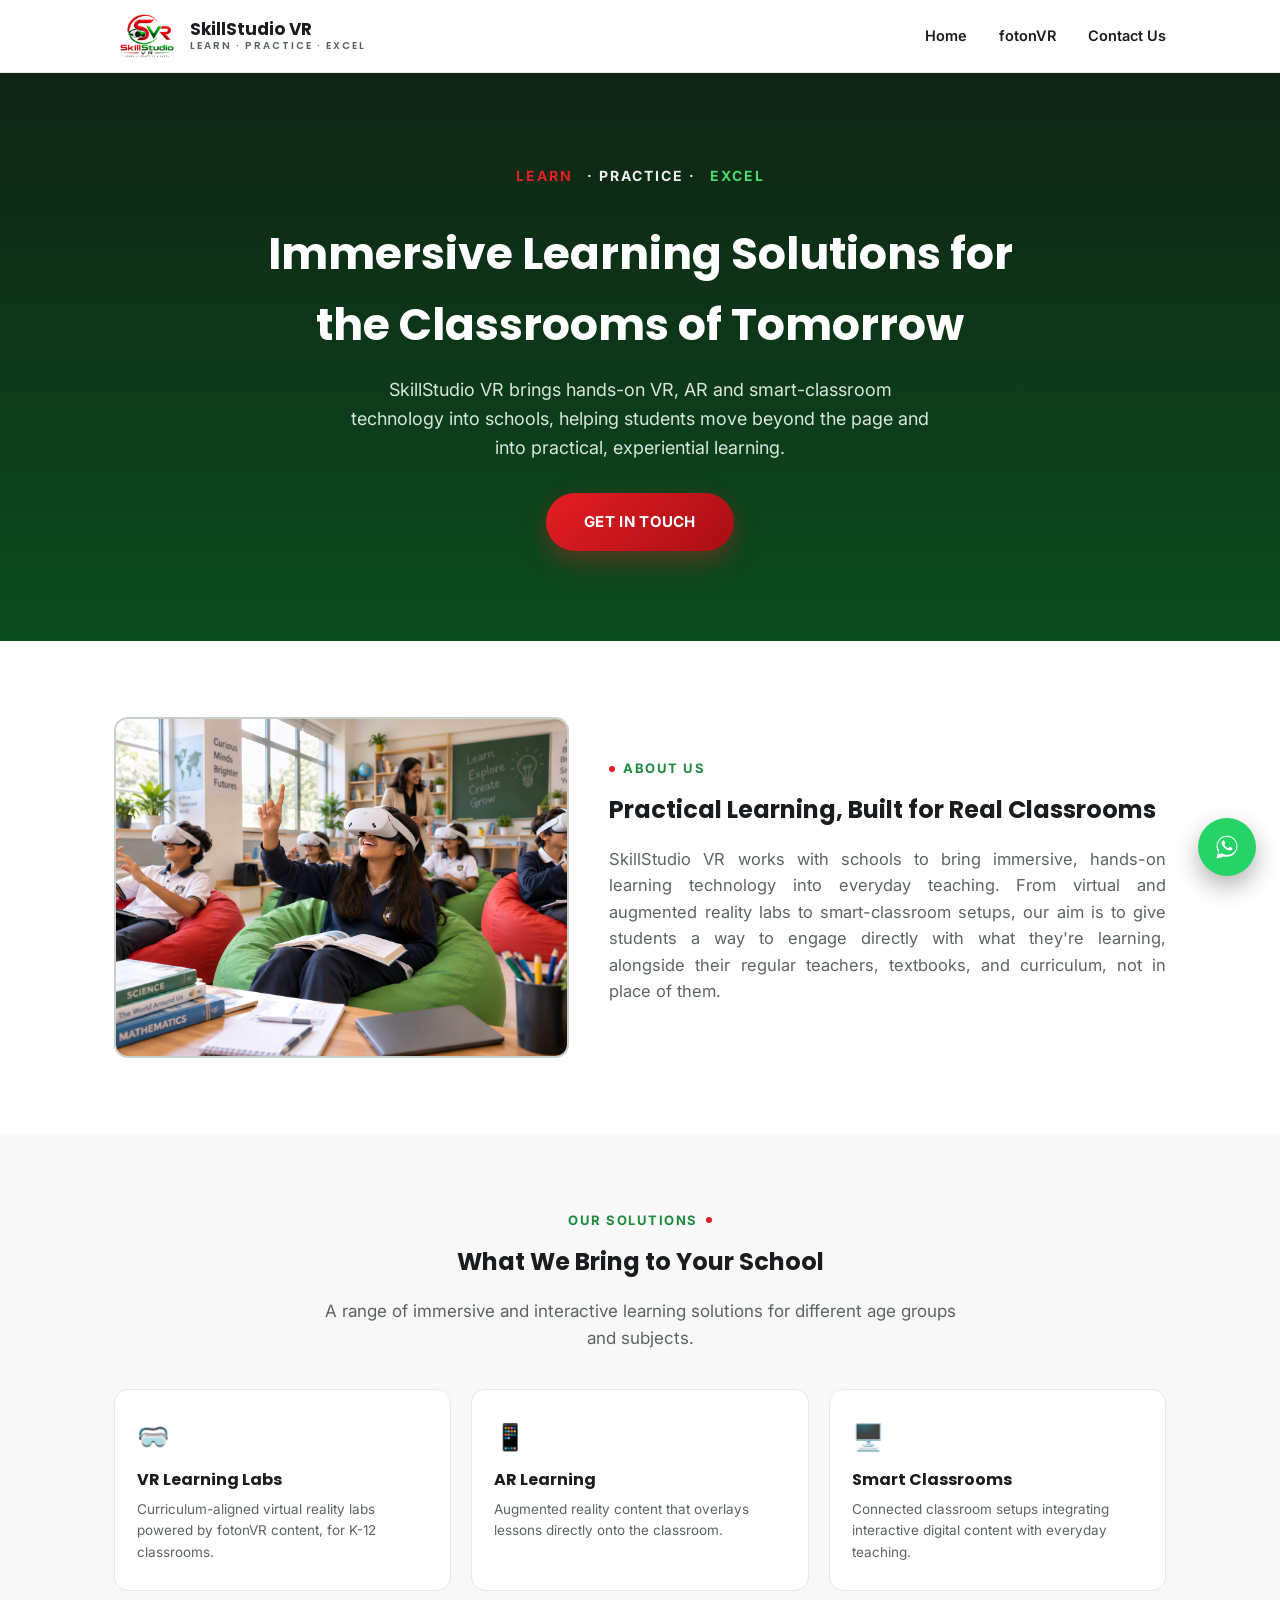
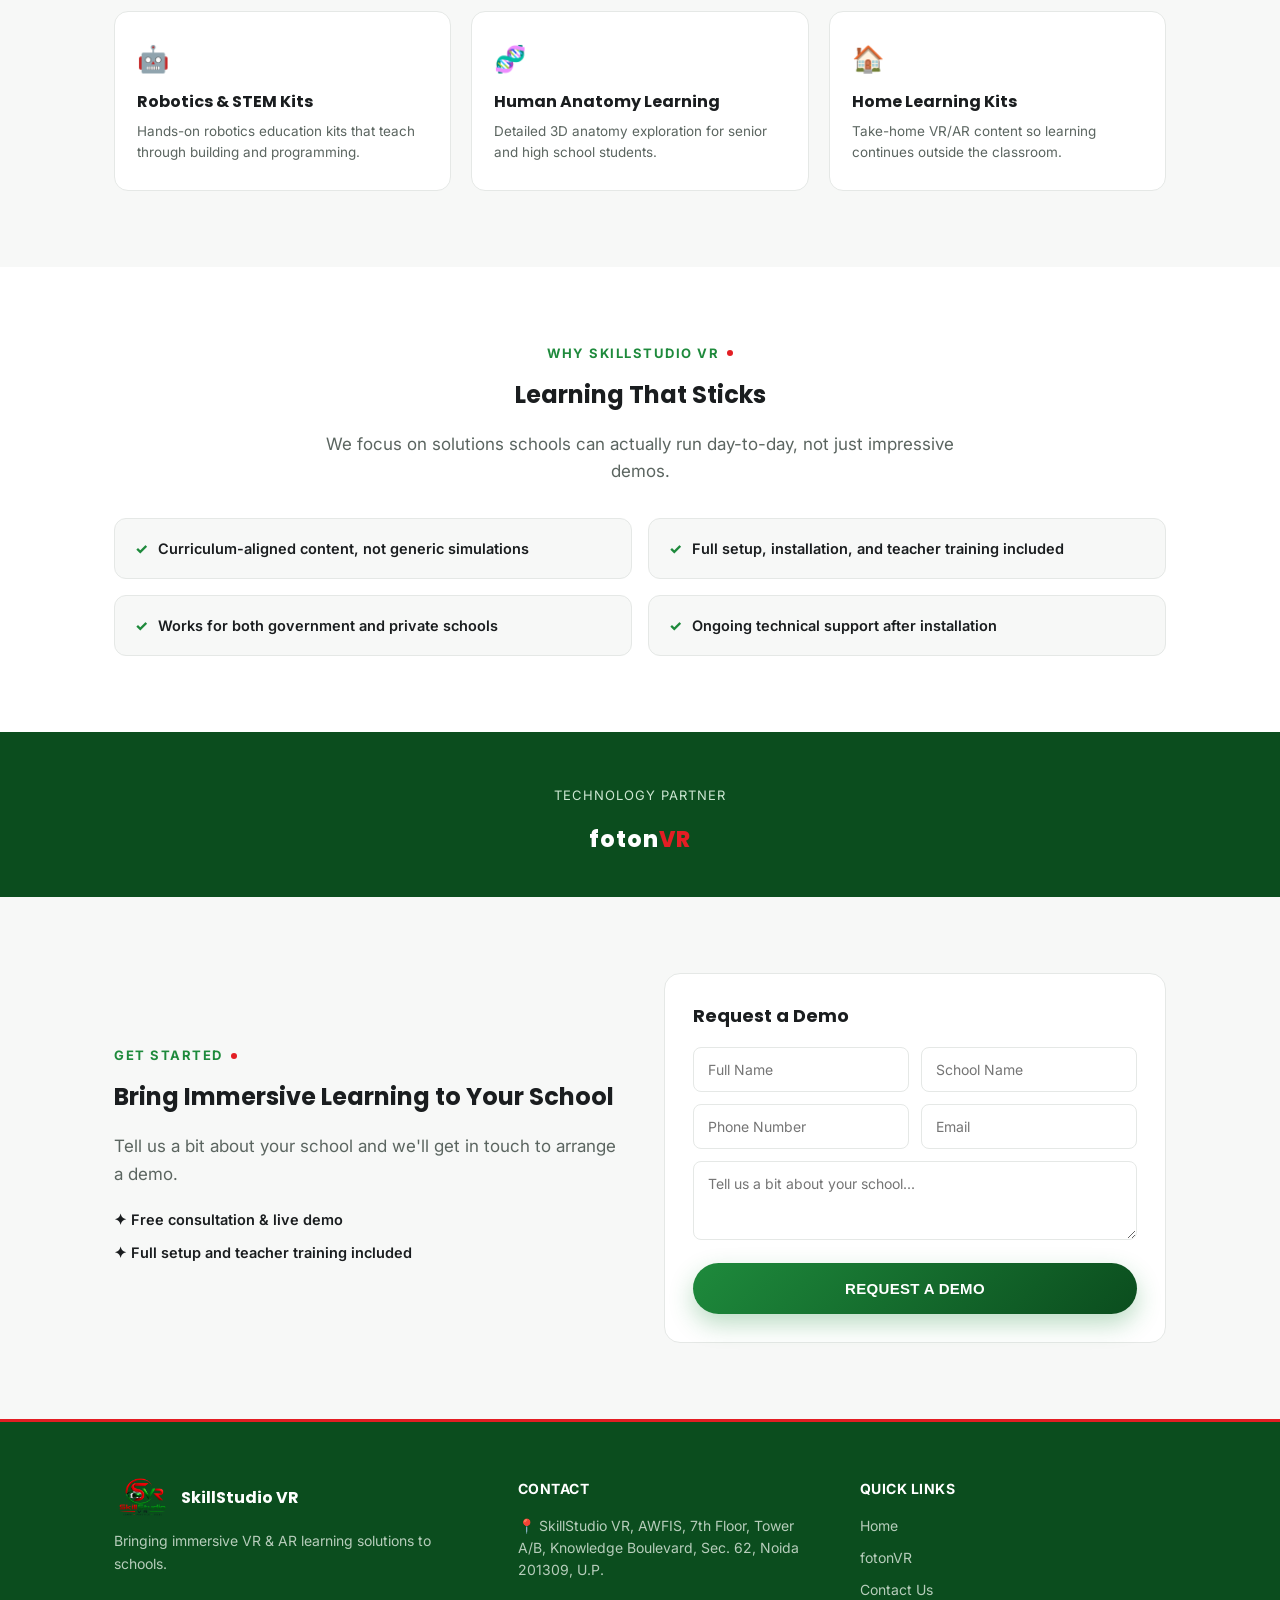
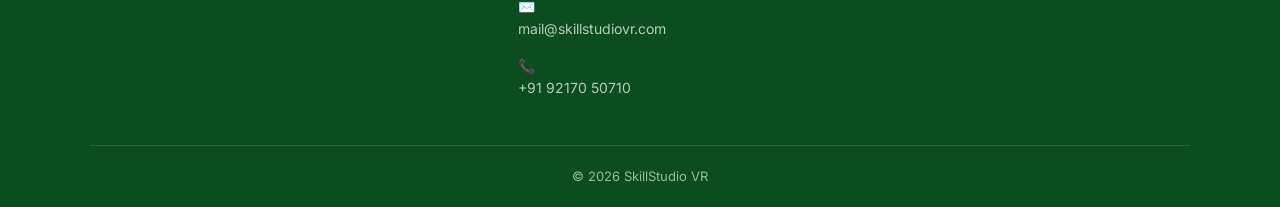
<file: index.html>
<!DOCTYPE html>
<html lang="en">
<head>
<meta charset="UTF-8">
<meta name="viewport" content="width=device-width, initial-scale=1.0">
<title>SkillStudio VR | Immersive Learning Solutions for Schools</title>
<meta name="description" content="SkillStudio VR brings immersive VR, AR and smart-classroom learning solutions to schools. Learn. Practice. Excel.">
<link rel="icon" href="assets/logo.png" type="image/png">
<link rel="preconnect" href="https://fonts.googleapis.com">
<link href="https://fonts.googleapis.com/css2?family=Poppins:wght@600;700;800&family=Inter:wght@400;500;600;700&display=swap" rel="stylesheet">
<link rel="stylesheet" href="assets/style.css">
</head>
<body>

<header>
  <div class="nav-wrap">
    <div class="brand">
      <img src="assets/logo.png" alt="SkillStudio VR logo">
      <div class="brand-name">SkillStudio VR<span>LEARN · PRACTICE · EXCEL</span></div>
    </div>
    <nav>
      <ul>
        <li><a href="/">Home</a></li>
        <li><a href="fotonvr/">fotonVR</a></li>
        <li><a href="#contact">Contact Us</a></li>
      </ul>
    </nav>
  </div>
</header>

<section class="hero">
  <div class="wrap">
    <div class="tagline"><b>Learn</b> · Practice · <em>Excel</em></div>
    <h1>Immersive Learning Solutions for the Classrooms of Tomorrow</h1>
    <p class="sub">SkillStudio VR brings hands-on VR, AR and smart-classroom technology into schools, helping students move beyond the page and into practical, experiential learning.</p>
    <a href="#contact" class="btn btn-red">Get in Touch</a>
  </div>
</section>

<section class="about">
  <div class="wrap">
    <img src="assets/about-us-vr-classroom.png" alt="Students using VR headsets on bean bags alongside textbooks in a classroom" class="img-placeholder">
    <div>
      <div class="eyebrow"><span class="dot"></span>About Us</div>
      <h2>Practical Learning, Built for Real Classrooms</h2>
      <p>SkillStudio VR works with schools to bring immersive, hands-on learning technology into everyday teaching. From virtual and augmented reality labs to smart-classroom setups, our aim is to give students a way to engage directly with what they're learning, alongside their regular teachers, textbooks, and curriculum, not in place of them.</p>
    </div>
  </div>
</section>

<section class="products">
  <div class="wrap">
    <div class="eyebrow" style="display:flex;justify-content:center;">Our Solutions<span class="dot"></span></div>
    <h2 class="center">What We Bring to Your School</h2>
    <p class="lede center">A range of immersive and interactive learning solutions for different age groups and subjects.</p>
    <div class="product-grid">
      <div class="product-card"><span class="icon">🥽</span><h3>VR Learning Labs</h3><p>Curriculum-aligned virtual reality labs powered by fotonVR content, for K-12 classrooms.</p></div>
      <div class="product-card"><span class="icon">📱</span><h3>AR Learning</h3><p>Augmented reality content that overlays lessons directly onto the classroom.</p></div>
      <div class="product-card"><span class="icon">🖥️</span><h3>Smart Classrooms</h3><p>Connected classroom setups integrating interactive digital content with everyday teaching.</p></div>
      <div class="product-card"><span class="icon">🤖</span><h3>Robotics & STEM Kits</h3><p>Hands-on robotics education kits that teach through building and programming.</p></div>
      <div class="product-card"><span class="icon">🧬</span><h3>Human Anatomy Learning</h3><p>Detailed 3D anatomy exploration for senior and high school students.</p></div>
      <div class="product-card"><span class="icon">🏠</span><h3>Home Learning Kits</h3><p>Take-home VR/AR content so learning continues outside the classroom.</p></div>
    </div>
  </div>
</section>

<section>
  <div class="wrap">
    <div class="eyebrow" style="display:flex;justify-content:center;">Why SkillStudio VR<span class="dot"></span></div>
    <h2 class="center">Learning That Sticks</h2>
    <p class="lede center">We focus on solutions schools can actually run day-to-day, not just impressive demos.</p>
    <div class="why-grid">
      <div class="why-item"><span>✓</span>Curriculum-aligned content, not generic simulations</div>
      <div class="why-item"><span>✓</span>Full setup, installation, and teacher training included</div>
      <div class="why-item"><span>✓</span>Works for both government and private schools</div>
      <div class="why-item"><span>✓</span>Ongoing technical support after installation</div>
    </div>
  </div>
</section>

<div class="partner-strip">
  <p>Technology Partner</p>
  <div class="plogo">foton<a href="https://fotonvr.com/" target="_blank" rel="noopener">VR</a></div>
</div>

<section class="cta-section" id="contact">
  <div class="wrap cta-grid">
    <div class="cta-copy">
      <div class="eyebrow">Get Started<span class="dot"></span></div>
      <h2>Bring Immersive Learning to Your School</h2>
      <p class="lede">Tell us a bit about your school and we'll get in touch to arrange a demo.</p>
      <ul>
        <li>✦ Free consultation & live demo</li>
        <li>✦ Full setup and teacher training included</li>
      </ul>
    </div>
    <form class="cta-form" id="demoForm" action="https://api.web3forms.com/submit" method="POST">
      <input type="hidden" name="access_key" value="YOUR_ACCESS_KEY_HERE">
      <input type="hidden" name="subject" value="New Enquiry — SkillStudio VR">
      <input type="checkbox" name="botcheck" style="display:none;">
      <h3>Request a Demo</h3>
      <div class="form-row">
        <input type="text" name="name" placeholder="Full Name" required>
        <input type="text" name="school" placeholder="School Name">
      </div>
      <div class="form-row">
        <input type="tel" name="phone" placeholder="Phone Number" required>
        <input type="email" name="email" placeholder="Email" required>
      </div>
      <textarea name="message" rows="3" placeholder="Tell us a bit about your school..."></textarea>
      <button type="submit" class="btn btn-green" style="width:100%;justify-content:center;">Request a Demo</button>
    </form>
  </div>
</section>

<footer>
  <div class="wrap footer-grid">
    <div class="footer-col">
      <div class="footer-brand"><img src="assets/logo.png" alt="SkillStudio VR"><span>SkillStudio VR</span></div>
      <p>Bringing immersive VR &amp; AR learning solutions to schools.</p>
    </div>
    <div class="footer-col">
      <h4>Contact</h4>
      <p>📍 SkillStudio VR, AWFIS, 7th Floor, Tower A/B, Knowledge Boulevard, Sec. 62, Noida 201309, U.P.</p>
      <p>✉️ <a href="mailto:mail@skillstudiovr.com">mail@skillstudiovr.com</a></p>
      <p>📞 <a href="tel:+919217050710">+91 92170 50710</a></p>
    </div>
    <div class="footer-col">
      <h4>Quick Links</h4>
      <a href="/">Home</a>
      <a href="fotonvr/">fotonVR</a>
      <a href="#contact">Contact Us</a>
    </div>
  </div>
  <div class="footer-bottom">© 2026 SkillStudio VR</div>
</footer>

<a href="https://wa.me/919217050710" class="whatsapp-float" target="_blank" rel="noopener" aria-label="Chat on WhatsApp">
  <svg viewBox="0 0 32 32" fill="#fff" xmlns="http://www.w3.org/2000/svg"><path d="M16.001 3C9.373 3 4 8.373 4 15c0 2.386.697 4.61 1.902 6.484L4 29l7.72-1.855A11.94 11.94 0 0 0 16 27c6.627 0 12-5.373 12-12S22.627 3 16.001 3zm.001 21.75c-1.89 0-3.66-.523-5.17-1.43l-.371-.22-4.586 1.102 1.127-4.47-.242-.386A9.71 9.71 0 0 1 5.25 15c0-5.937 4.813-10.75 10.75-10.75S26.75 9.063 26.75 15 21.938 24.75 16.001 24.75zm5.598-8.06c-.307-.154-1.815-.895-2.096-.997-.281-.102-.486-.153-.69.154-.204.307-.792.997-.972 1.202-.179.204-.358.23-.665.077-.307-.154-1.297-.478-2.47-1.523-.913-.814-1.53-1.82-1.71-2.127-.179-.307-.019-.473.135-.626.138-.138.307-.358.46-.537.154-.18.205-.307.307-.512.102-.204.051-.384-.026-.537-.077-.154-.69-1.664-.946-2.28-.249-.599-.502-.518-.69-.527-.179-.008-.384-.01-.588-.01-.204 0-.537.077-.818.384-.281.307-1.073 1.049-1.073 2.559 0 1.51 1.099 2.969 1.252 3.174.153.204 2.163 3.303 5.24 4.632.732.316 1.303.505 1.748.646.734.233 1.402.2 1.93.122.589-.088 1.815-.742 2.071-1.459.256-.717.256-1.331.179-1.459-.077-.128-.281-.204-.588-.358z"/></svg>
</a>
</body>
</html>
</file>
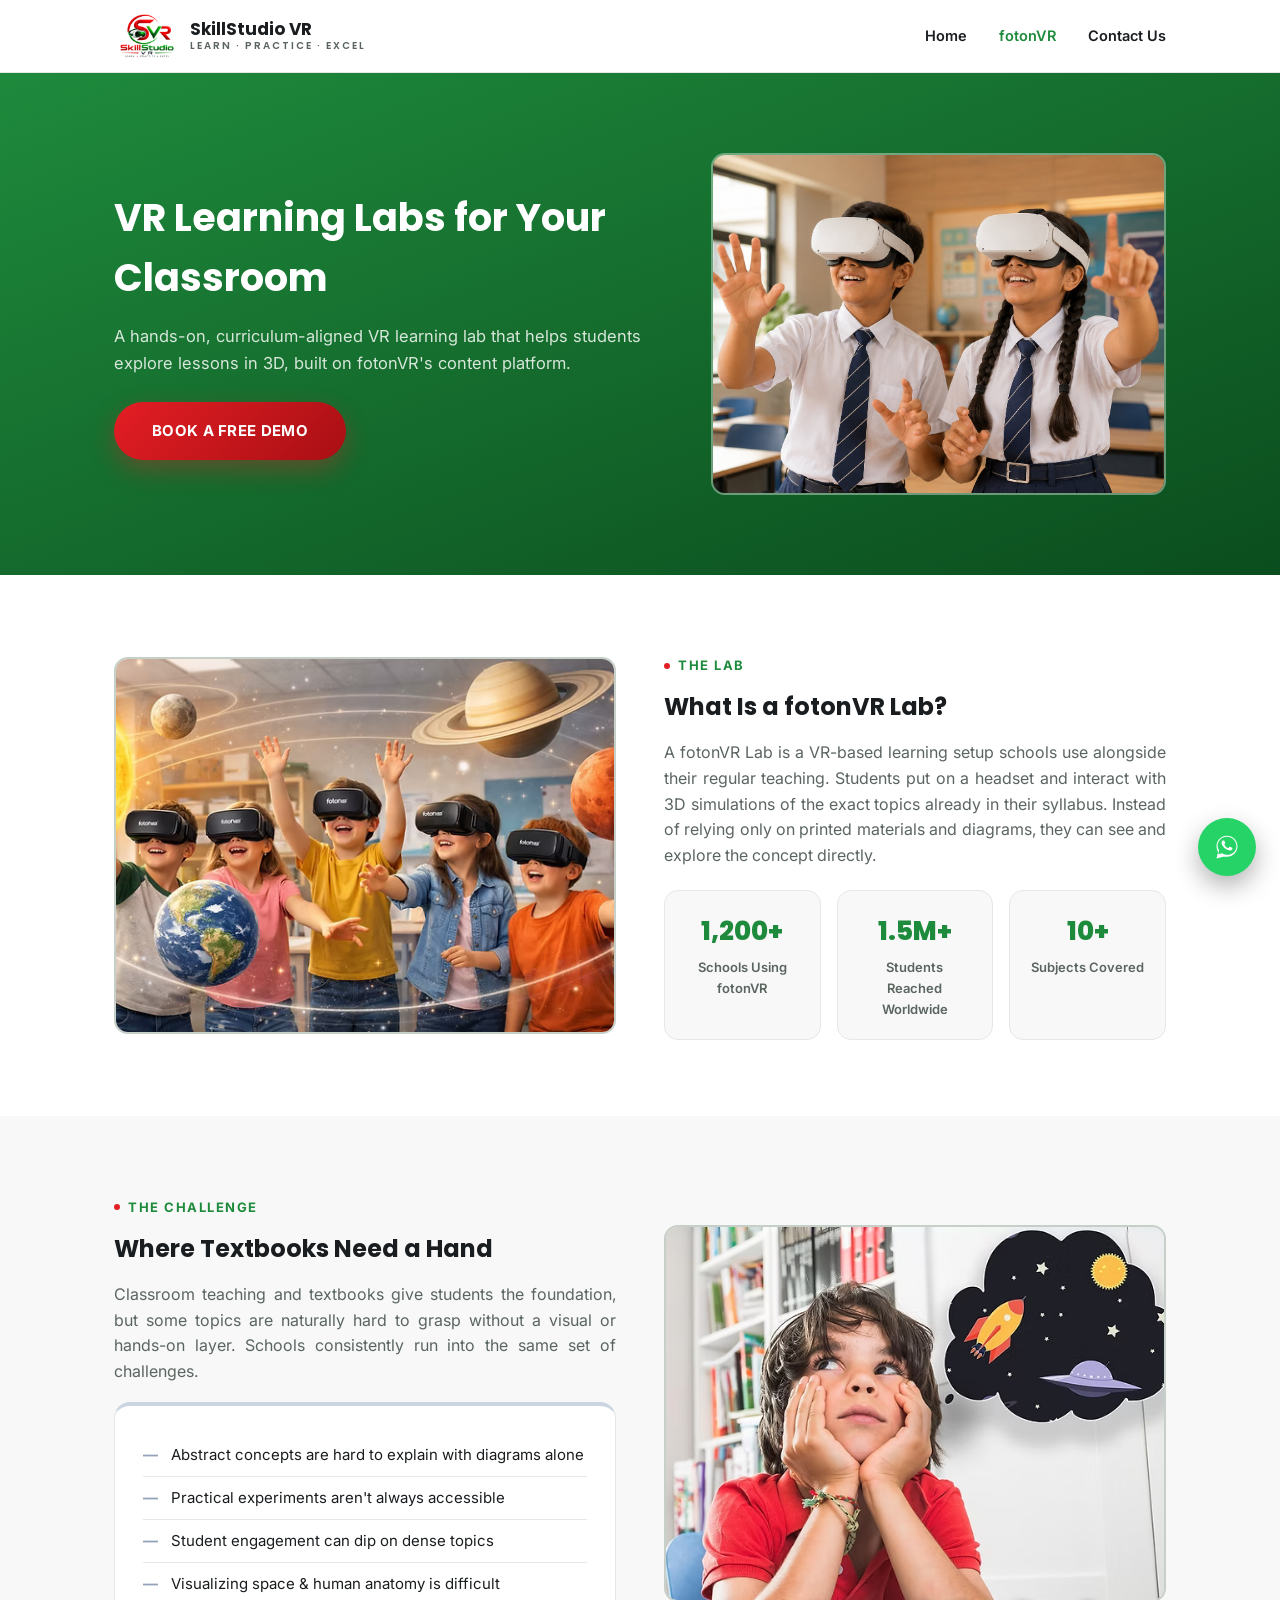
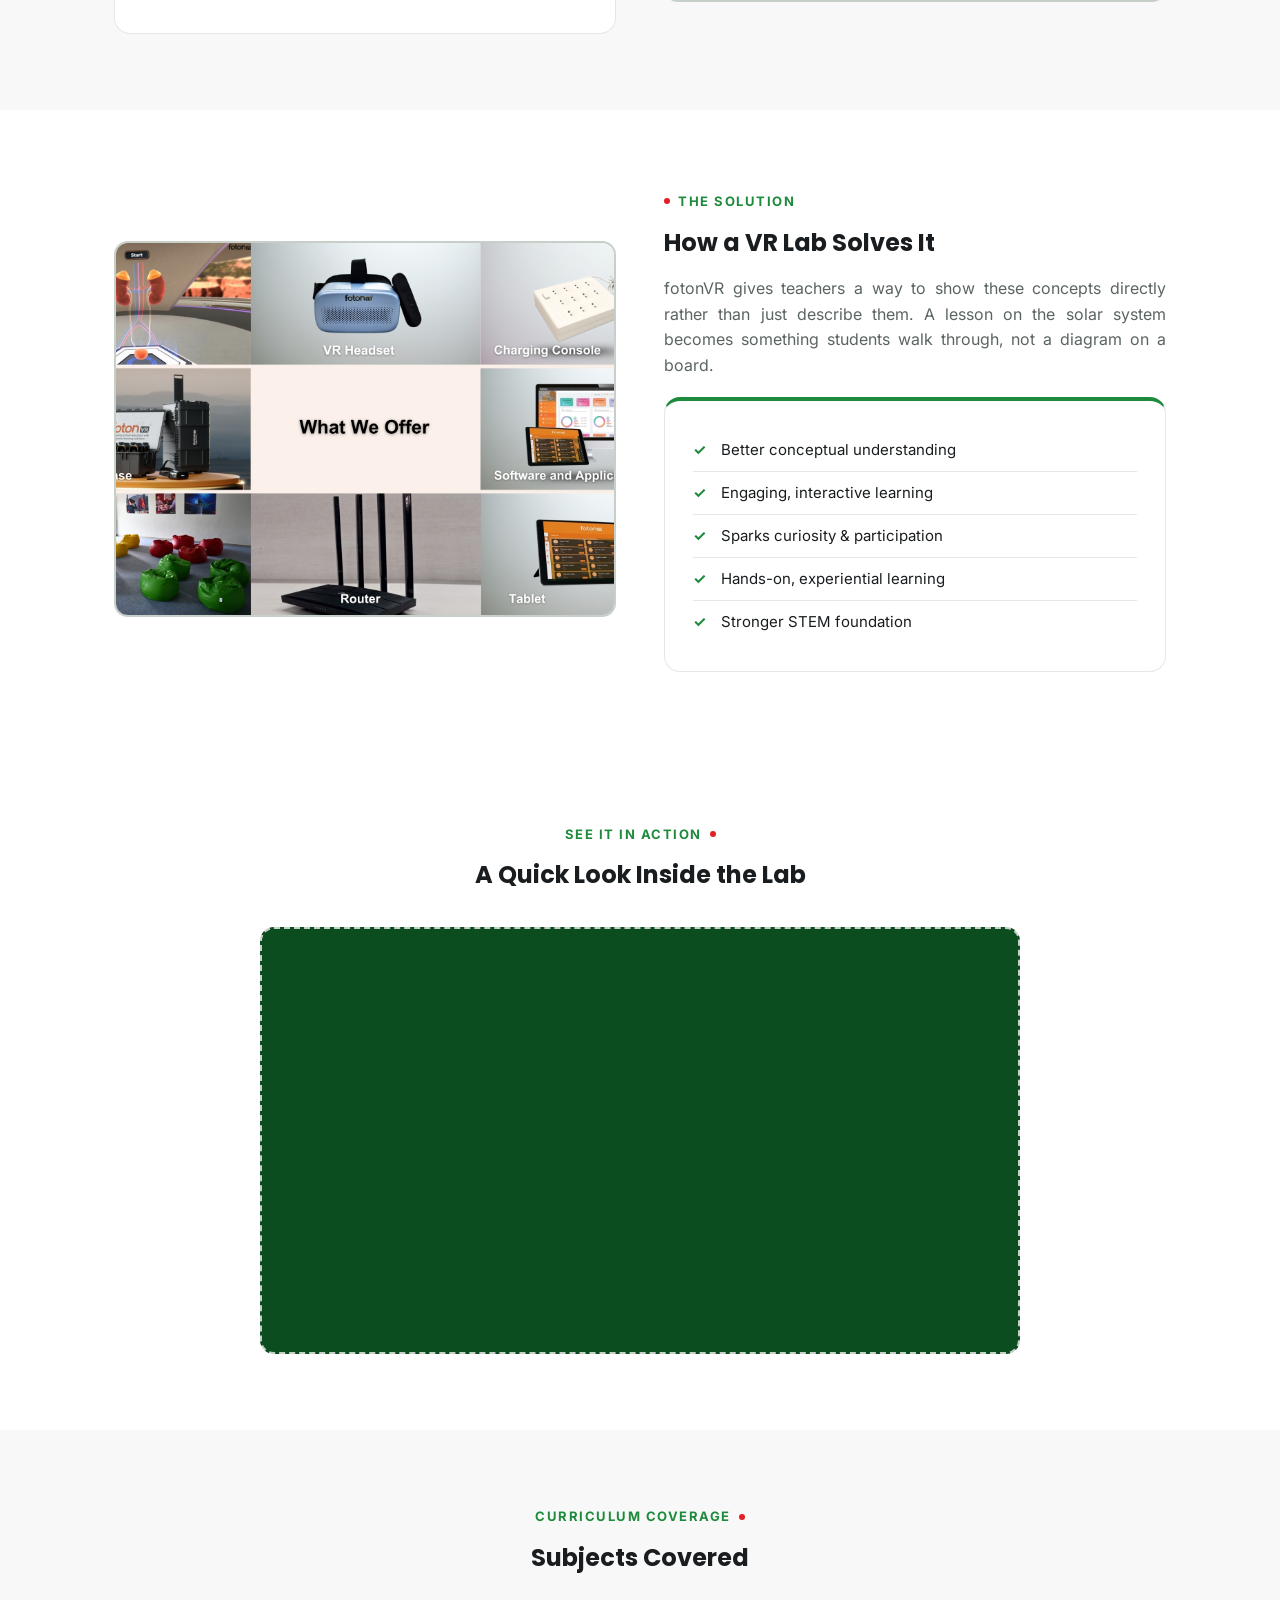
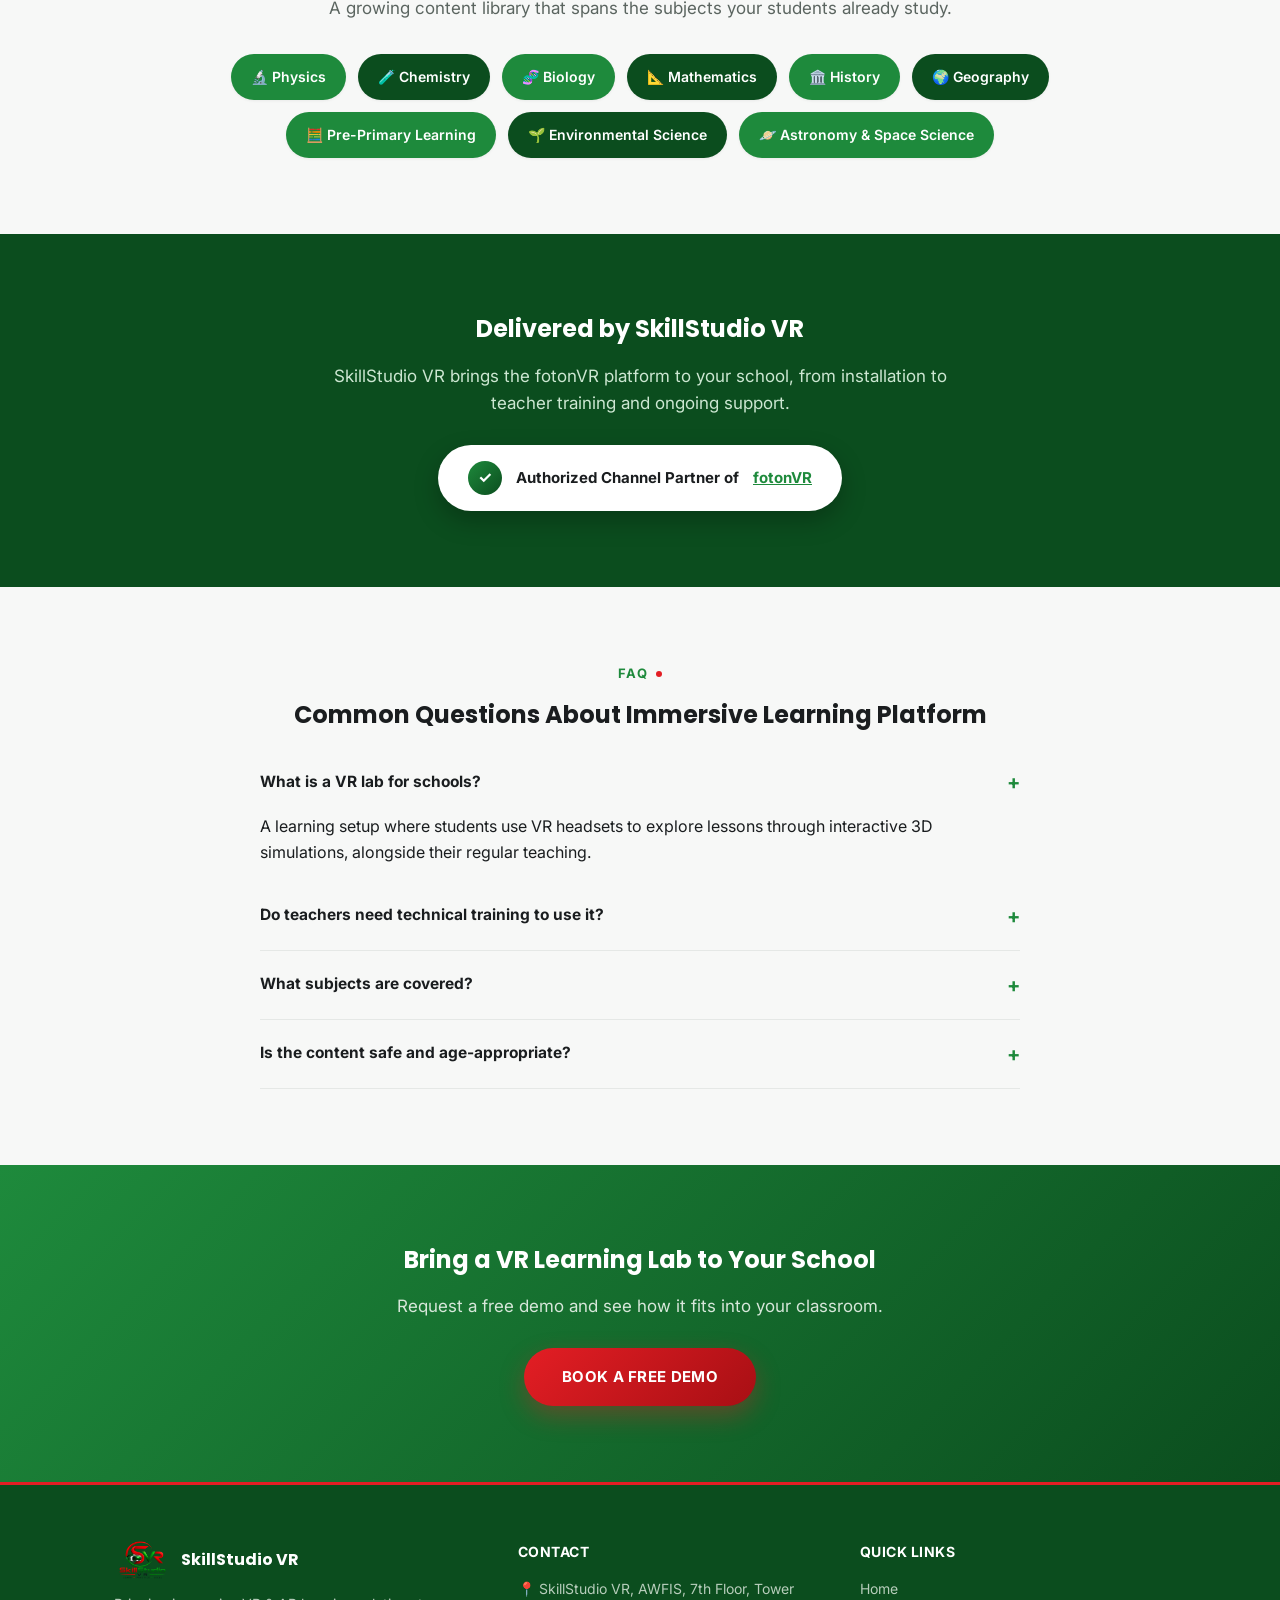
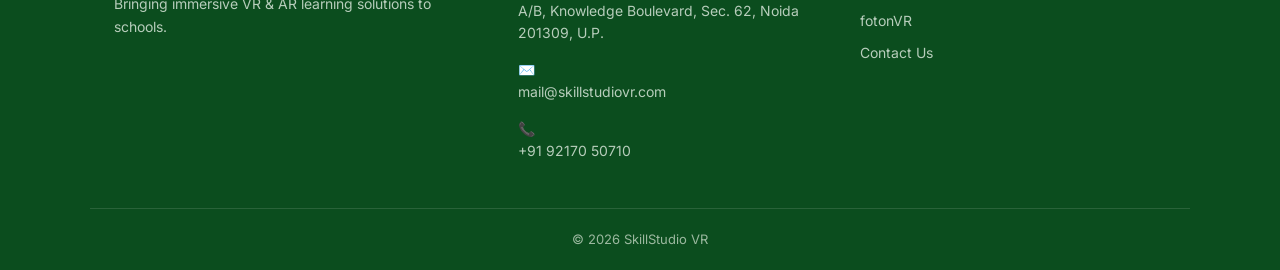
<file: fotonvr/index.html>
<!DOCTYPE html>
<html lang="en">
<head>
<meta charset="UTF-8">
<meta name="viewport" content="width=device-width, initial-scale=1.0">
<title>VR Learning Labs for Schools | SkillStudio VR</title>
<meta name="description" content="SkillStudio VR's VR Learning Labs bring curriculum-aligned virtual reality content to schools. Book a free demo.">
<link rel="icon" href="../assets/logo.png" type="image/png">
<link rel="preconnect" href="https://fonts.googleapis.com">
<link href="https://fonts.googleapis.com/css2?family=Poppins:wght@600;700;800&family=Inter:wght@400;500;600;700&display=swap" rel="stylesheet">
<link rel="stylesheet" href="../assets/style.css">
</head>
<body>

<header>
  <div class="nav-wrap">
    <div class="brand">
      <img src="../assets/logo.png" alt="SkillStudio VR logo">
      <div class="brand-name">SkillStudio VR<span>LEARN · PRACTICE · EXCEL</span></div>
    </div>
    <nav>
      <ul>
        <li><a href="../">Home</a></li>
        <li><a href="./" class="active">fotonVR</a></li>
        <li><a href="..#contact">Contact Us</a></li>
      </ul>
    </nav>
  </div>
</header>

<section class="product-hero">
  <div class="wrap">
    <div>
      <h1>VR Learning Labs for Your Classroom</h1>
      <p class="sub">A hands-on, curriculum-aligned VR learning lab that helps students explore lessons in 3D, built on fotonVR's content platform.</p>
      <a href="../#contact" class="btn btn-red">Book a Free Demo</a>
    </div>
     <img src="../assets/fotonvr-hero.jpg" alt="Student using a fotonVR headset" class="img-placeholder" style="object-fit:cover;">
  </div>
</section>

<!-- THE LAB — image left, text right, includes achievement stats -->
<section class="zigzag">
  <div class="wrap">
     <img src="../assets/Earth.png" alt="Student using a fotonVR headset" class="img-placeholder" style="object-fit:cover;">
    <div class="zigzag-text">
      <div class="eyebrow"><span class="dot"></span>The Lab</div>
      <h2>What Is a fotonVR Lab?</h2>
      <p>A fotonVR Lab is a VR-based learning setup schools use alongside their regular teaching. Students put on a headset and interact with 3D simulations of the exact topics already in their syllabus. Instead of relying only on printed materials and diagrams, they can see and explore the concept directly.</p>
      <div class="stat-grid">
        <div class="stat-card"><div class="num">1,200+</div><div class="lbl">Schools Using fotonVR</div></div>
        <div class="stat-card"><div class="num">1.5M+</div><div class="lbl">Students Reached Worldwide</div></div>
        <div class="stat-card"><div class="num">10+</div><div class="lbl">Subjects Covered</div></div>
      </div>
    </div>
  </div>
</section>

<!-- THE CHALLENGE — text left, image right -->
<section class="zigzag" style="background:var(--bg-soft);">
  <div class="wrap">
    <div class="zigzag-text">
      <div class="eyebrow"><span class="dot"></span>The Challenge</div>
      <h2>Where Textbooks Need a Hand</h2>
      <p>Classroom teaching and textbooks give students the foundation, but some topics are naturally hard to grasp without a visual or hands-on layer. Schools consistently run into the same set of challenges.</p>
      <div class="split-card problem">
        <ul>
          <li>Abstract concepts are hard to explain with diagrams alone</li>
          <li>Practical experiments aren't always accessible</li>
          <li>Student engagement can dip on dense topics</li>
          <li>Visualizing space & human anatomy is difficult</li>
        </ul>
      </div>
    </div>
    <img src="../assets/vr-problem.avif" alt="Student without using a fotonVR headset" class="img-placeholder" style="object-fit:cover;">
  </div>
</section>

<!-- THE SOLUTION — image left, text right -->
<section class="zigzag">
  <div class="wrap">
    <img src="../assets/Complete VR Lab Solution.jpg" alt="Complete fotonVR lab setup showing VR headsets, controllers, and lab equipment" class="img-placeholder" style="object-fit:cover;">
    <div class="zigzag-text">
      <div class="eyebrow"><span class="dot"></span>The Solution</div>
      <h2>How a VR Lab Solves It</h2>
      <p>fotonVR gives teachers a way to show these concepts directly rather than just describe them. A lesson on the solar system becomes something students walk through, not a diagram on a board.</p>
      <div class="split-card solution">
        <ul>
          <li>Better conceptual understanding</li>
          <li>Engaging, interactive learning</li>
          <li>Sparks curiosity & participation</li>
          <li>Hands-on, experiential learning</li>
          <li>Stronger STEM foundation</li>
        </ul>
      </div>
    </div>
  </div>
</section>

<!-- VIDEO -->
<section class="video-section">
  <div class="wrap">
    <div class="eyebrow" style="display:flex;justify-content:center;">See It in Action<span class="dot"></span></div>
    <h2>A Quick Look Inside the Lab</h2>
    <div class="video-placeholder">
      <iframe
        src="https://www.youtube.com/embed/nEnqiRP7A5k"
        title="fotonVR Lab Overview"
        frameborder="0"
        allow="accelerometer; autoplay; clipboard-write; encrypted-media; gyroscope; picture-in-picture; web-share"
        allowfullscreen
        style="width:100%;height:100%;border-radius:14px;">
      </iframe>
    </div>
  </div>
</section>

<!-- SUBJECTS -->
<section class="subjects">
  <div class="wrap">
    <div class="eyebrow center" style="display:flex;justify-content:center;">Curriculum Coverage<span class="dot"></span></div>
    <h2 class="center">Subjects Covered</h2>
    <p class="lede center">A growing content library that spans the subjects your students already study.</p>
    <div class="subject-grid">
      <div class="subject-pill">🔬 Physics</div>
      <div class="subject-pill">🧪 Chemistry</div>
      <div class="subject-pill">🧬 Biology</div>
      <div class="subject-pill">📐 Mathematics</div>
      <div class="subject-pill">🏛️ History</div>
      <div class="subject-pill">🌍 Geography</div>
      <div class="subject-pill">🧮 Pre-Primary Learning</div>
      <div class="subject-pill">🌱 Environmental Science</div>
      <div class="subject-pill">🪐 Astronomy & Space Science</div>
    </div>
  </div>
</section>

<!-- SKILLSTUDIO / BADGE -->
<section class="partner-section">
  <div class="wrap">
    <h2 style="color:#fff;">Delivered by SkillStudio VR</h2>
    <p class="lede center">SkillStudio VR brings the fotonVR platform to your school, from installation to teacher training and ongoing support.</p>
    <div class="badge"><span class="seal">✓</span>Authorized Channel Partner of <a href="https://fotonvr.com/" target="_blank" rel="noopener">fotonVR</a></div>
  </div>
</section>

<!-- FAQ -->
<section class="faq">
  <div class="wrap">
    <div class="eyebrow center" style="display:flex;justify-content:center;">FAQ<span class="dot"></span></div>
    <h2 class="center">Common Questions About Immersive Learning Platform</h2>
    <div class="faq-wrap"> 
        <summary>What is a VR lab for schools?</summary>
        <p>A learning setup where students use VR headsets to explore lessons through interactive 3D simulations, alongside their regular teaching.</p>
      </details>
      <details>
        <summary>Do teachers need technical training to use it?</summary>
        <p>No, the platform is built to be simple enough for any teacher to run without a technical background.</p>
      </details>
      <details>
        <summary>What subjects are covered?</summary>
        <p>Physics, Chemistry, Biology, Mathematics, Geography, History, and more, with new modules added regularly.</p>
      </details>
      <details>
        <summary>Is the content safe and age-appropriate?</summary>
        <p>Yes. All content is built specifically for educational use and follows safe-usage guidelines for school-age students.</p>
      </details>
    </div>
  </div>
</section>

<!-- CTA -->
<section class="cta-section centered dark" id="contact">
  <div class="wrap">
    <h2>Bring a VR Learning Lab to Your School</h2>
    <p class="lede center">Request a free demo and see how it fits into your classroom.</p>
    <a href="../index.html#contact" class="btn btn-red">Book a Free Demo</a>
  </div>
</section>

<footer>
  <div class="wrap footer-grid">
    <div class="footer-col">
      <div class="footer-brand"><img src="../assets/logo.png" alt="SkillStudio VR"><span>SkillStudio VR</span></div>
      <p>Bringing immersive VR &amp; AR learning solutions to schools.</p>
    </div>
    <div class="footer-col">
      <h4>Contact</h4>
       <p>📍 SkillStudio VR, AWFIS, 7th Floor, Tower A/B, Knowledge Boulevard, Sec. 62, Noida 201309, U.P.</p>
      <p>✉️ <a href="mailto:mail@skillstudiovr.com">mail@skillstudiovr.com</a></p>
      <p>📞 <a href="tel:+919217050710">+91 92170 50710</a></p>
    </div>
    <div class="footer-col">
      <h4>Quick Links</h4>
      <a href="../">Home</a>
      <a href="./">fotonVR</a>
      <a href="../index.html#contact">Contact Us</a>
    </div>
  </div>
  <div class="footer-bottom">© 2026 SkillStudio VR</div>
</footer>

<a href="https://wa.me/919217050710" class="whatsapp-float" target="_blank" rel="noopener" aria-label="Chat on WhatsApp">
  <svg viewBox="0 0 32 32" fill="#fff" xmlns="http://www.w3.org/2000/svg"><path d="M16.001 3C9.373 3 4 8.373 4 15c0 2.386.697 4.61 1.902 6.484L4 29l7.72-1.855A11.94 11.94 0 0 0 16 27c6.627 0 12-5.373 12-12S22.627 3 16.001 3zm.001 21.75c-1.89 0-3.66-.523-5.17-1.43l-.371-.22-4.586 1.102 1.127-4.47-.242-.386A9.71 9.71 0 0 1 5.25 15c0-5.937 4.813-10.75 10.75-10.75S26.75 9.063 26.75 15 21.938 24.75 16.001 24.75zm5.598-8.06c-.307-.154-1.815-.895-2.096-.997-.281-.102-.486-.153-.69.154-.204.307-.792.997-.972 1.202-.179.204-.358.23-.665.077-.307-.154-1.297-.478-2.47-1.523-.913-.814-1.53-1.82-1.71-2.127-.179-.307-.019-.473.135-.626.138-.138.307-.358.46-.537.154-.18.205-.307.307-.512.102-.204.051-.384-.026-.537-.077-.154-.69-1.664-.946-2.28-.249-.599-.502-.518-.69-.527-.179-.008-.384-.01-.588-.01-.204 0-.537.077-.818.384-.281.307-1.073 1.049-1.073 2.559 0 1.51 1.099 2.969 1.252 3.174.153.204 2.163 3.303 5.24 4.632.732.316 1.303.505 1.748.646.734.233 1.402.2 1.93.122.589-.088 1.815-.742 2.071-1.459.256-.717.256-1.331.179-1.459-.077-.128-.281-.204-.588-.358z"/></svg>
</a>

</body>
</html>
</file>
<file: assets/style.css>
/* ===== SkillStudio VR — shared stylesheet ===== */
:root{
  --green:#1E8A3C; --green-deep:#0B4D1E; --red:#E31E24; --charcoal:#1A1D1F;
  --bg:#FFFFFF; --bg-soft:#F7F8F7; --muted:#5B6560; --line:#E5E8E6;
}
*{box-sizing:border-box;}
body{margin:0;font-family:'Inter',Arial,sans-serif;color:var(--charcoal);background:var(--bg);line-height:1.6;}
h1,h2,h3{font-family:'Poppins',Arial,sans-serif;color:var(--charcoal);margin:0 0 14px;}
a{color:inherit;text-decoration:none;}
.wrap{max-width:1100px;margin:0 auto;padding:0 24px;}
section{padding:76px 0;}
.eyebrow{display:inline-flex;align-items:center;gap:8px;font-size:13px;font-weight:700;letter-spacing:1.5px;text-transform:uppercase;color:var(--green);margin-bottom:12px;}
.eyebrow .dot{width:6px;height:6px;border-radius:50%;background:var(--red);}
.lede{font-size:17px;color:var(--muted);max-width:640px;}
.center{text-align:center;margin-left:auto;margin-right:auto;}

/* NAV */
header{background:#fff;border-bottom:1px solid var(--line);position:sticky;top:0;z-index:50;}
.nav-wrap{max-width:1100px;margin:0 auto;padding:14px 24px;display:flex;align-items:center;justify-content:space-between;}
.brand{display:flex;align-items:center;gap:10px;}
.brand img{height:44px;width:auto;}
.brand-name{font-family:'Poppins',Arial,sans-serif;font-weight:700;font-size:17px;color:var(--charcoal);line-height:1.15;}
.brand-name span{display:block;font-size:10px;font-weight:600;letter-spacing:2px;color:var(--muted);}
nav ul{list-style:none;display:flex;gap:32px;margin:0;padding:0;}
nav a{font-weight:600;font-size:14.5px;color:var(--charcoal);}
nav a:hover{color:var(--green);}
nav a.active{color:var(--green);}

/* NAV — mobile fix: stack logo/text and nav links instead of overlapping */
@media (max-width:640px){
  .nav-wrap{flex-direction:column;gap:12px;padding:14px 20px;}
  .brand{justify-content:center;}
  nav ul{gap:18px;flex-wrap:wrap;justify-content:center;}
}

/* PLACEHOLDERS */
.img-placeholder{border:2px dashed #C7CFC9;background:var(--bg-soft);border-radius:14px;display:flex;align-items:center;justify-content:center;color:var(--muted);font-size:13px;font-weight:600;text-align:center;padding:20px;min-height:260px;}
img.img-placeholder{width:100%;aspect-ratio:4/3;height:auto;min-height:0;object-fit:cover;display:block;padding:0;border-style:solid;}
.video-placeholder{border:2px dashed #C7CFC9;background:var(--green-deep);border-radius:14px;aspect-ratio:16/9;max-width:760px;margin:32px auto 0;display:flex;flex-direction:column;align-items:center;justify-content:center;color:#DCEEDF;font-size:14px;font-weight:600;gap:10px;}
.video-placeholder .play{width:56px;height:56px;border-radius:50%;background:var(--red);color:#fff;display:flex;align-items:center;justify-content:center;font-size:20px;}
.video-placeholder iframe{display:block;border:none;}

/* BUTTONS */
.btn{display:inline-flex;align-items:center;gap:10px;padding:17px 38px;border-radius:999px;font-size:15px;font-weight:700;letter-spacing:0.3px;text-transform:uppercase;border:none;cursor:pointer;text-decoration:none!important;transition:transform .2s ease, box-shadow .2s ease;}
.btn-red{background:linear-gradient(135deg,var(--red),#A80F14);color:#fff!important;box-shadow:0 10px 24px rgba(227,30,36,0.35);}
.btn-red:hover{transform:translateY(-3px);box-shadow:0 14px 30px rgba(227,30,36,0.45);}
.btn-green{background:linear-gradient(135deg,var(--green),var(--green-deep));color:#fff!important;box-shadow:0 10px 24px rgba(30,138,60,0.3);}
.btn-green:hover{transform:translateY(-3px);box-shadow:0 14px 30px rgba(30,138,60,0.4);}

/* HOME HERO (centered, no image) */
.hero{background:linear-gradient(180deg,#0F2314 0%, var(--green-deep) 100%);color:#fff;padding:90px 0;}
.hero .wrap{text-align:center;}
.hero h1{color:#fff;font-size:44px;max-width:760px;margin:0 auto 16px;}
.hero p.sub{color:#D7E7DA;font-size:18px;max-width:600px;margin:0 auto 30px;}
.tagline{display:inline-flex;gap:14px;align-items:center;font-size:14px;font-weight:700;letter-spacing:2px;text-transform:uppercase;color:#EAF3EC;margin-bottom:32px;}
.tagline b{color:var(--red);} .tagline em{font-style:normal;color:#4CD971;}

/* PRODUCT-PAGE HERO (split, with image) */
.product-hero{background:linear-gradient(160deg, var(--green) 0%, var(--green-deep) 100%);color:#fff;padding:80px 0;}
.product-hero .wrap{display:grid;grid-template-columns:1.1fr 0.9fr;gap:40px;align-items:center;}
.product-hero h1{color:#fff;font-size:38px;margin:0 0 14px;}
.product-hero p.sub{color:#D7E7DA;font-size:16.5px;margin:0 0 26px;}
.product-hero .img-placeholder{min-height:280px;color:#E0E7E2;border-color:rgba(255,255,255,0.35);background:rgba(255,255,255,0.06);}
@media (max-width:800px){.product-hero .wrap{grid-template-columns:1fr;}}

/* ABOUT (home) */
.about .wrap{display:grid;grid-template-columns:0.9fr 1.1fr;gap:40px;align-items:center;}
.about p{font-size:16.5px;color:var(--muted);text-align:justify;}
@media (max-width:800px){.about .wrap{grid-template-columns:1fr;}}

/* PRODUCTS GRID (home) */
.products{background:var(--bg-soft);}
.product-grid{display:grid;grid-template-columns:repeat(3,1fr);gap:20px;margin-top:36px;}
.product-card{background:#fff;border:1px solid var(--line);border-radius:14px;padding:26px 22px;transition:transform .15s ease, box-shadow .15s ease;}
.product-card:hover{transform:translateY(-4px);box-shadow:0 14px 26px rgba(20,30,25,0.08);}
.product-card .icon{font-size:26px;margin-bottom:10px;display:block;}
.product-card h3{font-size:16px;margin:0 0 6px;}
.product-card p{font-size:13.5px;color:var(--muted);margin:0;}
@media (max-width:760px){.product-grid{grid-template-columns:1fr 1fr;}}
@media (max-width:480px){.product-grid{grid-template-columns:1fr;}}

/* WHY US */
.why-grid{display:grid;grid-template-columns:repeat(2,1fr);gap:16px;margin-top:32px;}
.why-item{background:var(--bg-soft);border:1px solid var(--line);border-radius:12px;padding:18px 20px;font-size:14.5px;font-weight:600;display:flex;gap:10px;align-items:flex-start;}
.why-item span{color:var(--green);font-weight:800;}
@media (max-width:600px){.why-grid{grid-template-columns:1fr;}}

/* PARTNER STRIP (home) */
.partner-strip{background:var(--green-deep);color:#fff;text-align:center;padding:40px 0;}
.partner-strip p{color:#CDE7D2;font-size:13px;letter-spacing:1px;text-transform:uppercase;margin-bottom:16px;}
.partner-strip .plogo{font-family:'Poppins',Arial,sans-serif;font-weight:800;font-size:22px;letter-spacing:1px;}
.partner-strip .plogo a{color:var(--red);}

/* CONTACT FORM (home) */
.cta-section{background:var(--bg-soft);}
.cta-grid{display:grid;grid-template-columns:1fr 1fr;gap:48px;align-items:center;}
.cta-copy ul{list-style:none;padding:0;margin:20px 0 0;}
.cta-copy li{font-size:14.5px;color:var(--charcoal);margin-bottom:10px;font-weight:600;}
.cta-form{background:#fff;border:1px solid var(--line);border-radius:16px;padding:28px;}
.cta-form h3{font-size:18px;margin-bottom:16px;}
.form-row{display:flex;gap:12px;margin-bottom:12px;}
.form-row input, .cta-form textarea{width:100%;padding:13px 14px;border-radius:8px;border:1px solid var(--line);font-size:14px;font-family:inherit;}
.cta-form textarea{margin-bottom:16px;resize:vertical;}
@media (max-width:760px){.cta-grid{grid-template-columns:1fr;} .form-row{flex-direction:column;}}

/* ZIGZAG SECTIONS (fotonVR page) */
.zigzag .wrap{display:grid;grid-template-columns:1fr 1fr;gap:48px;align-items:center;}
.zigzag.reverse .wrap{direction:rtl;}
.zigzag.reverse .wrap > *{direction:ltr;}
.zigzag-text p{font-size:16px;color:var(--muted);text-align:justify;margin:0 0 18px;}
@media (max-width:800px){
  .zigzag .wrap{grid-template-columns:1fr;}
  .zigzag.reverse .wrap{direction:ltr;}
}

.split-card{background:#fff;border:1px solid var(--line);border-radius:16px;padding:28px;}
.split-card.problem{border-top:4px solid #CBD5E1;}
.split-card.solution{border-top:4px solid var(--green);}
.split-card ul{list-style:none;padding:0;margin:0;}
.split-card li{padding:9px 0 9px 28px;position:relative;font-size:15px;border-bottom:1px solid var(--line);}
.split-card li:last-child{border-bottom:none;}
.split-card.problem li:before{content:"—";position:absolute;left:0;color:#94A3B8;font-weight:700;}
.split-card.solution li:before{content:"✓";position:absolute;left:0;color:var(--green);font-weight:700;}

/* STATS (inside What Is section, fotonVR page) */
.stat-grid{display:grid;grid-template-columns:repeat(3,1fr);gap:16px;margin-top:22px;}
.stat-card{background:var(--bg-soft);border:1px solid var(--line);border-radius:14px;padding:20px;text-align:center;}
.stat-card .num{font-family:'Poppins',Arial,sans-serif;font-size:26px;font-weight:800;color:var(--green);}
.stat-card .lbl{font-size:13px;color:var(--muted);font-weight:600;margin-top:4px;}
@media (max-width:600px){.stat-grid{grid-template-columns:1fr;}}

.video-section{text-align:center;}

/* SUBJECTS */
.subjects{background:var(--bg-soft);text-align:center;}
.subject-grid{display:flex;flex-wrap:wrap;justify-content:center;gap:12px;max-width:820px;margin:32px auto 0;}
.subject-pill{padding:12px 20px;border-radius:999px;font-size:14px;font-weight:600;color:#fff;background:var(--green);white-space:nowrap;box-shadow:0 1px 3px rgba(0,0,0,0.06);transition:transform .15s ease, box-shadow .15s ease;}
.subject-pill:nth-child(even){background:var(--green-deep);}
.subject-pill:hover{transform:translateY(-2px);box-shadow:0 4px 10px rgba(0,0,0,0.12);}
@media (max-width:600px){.subject-pill{font-size:13px;padding:10px 16px;}}

/* SKILLSTUDIO BADGE (fotonVR page) */
.partner-section{background:var(--green-deep);color:#fff;text-align:center;}
.partner-section .lede{color:#CDE7D2;margin:0 auto 28px;}
.badge{display:inline-flex;align-items:center;gap:14px;background:#fff;color:var(--charcoal);padding:16px 30px;border-radius:999px;font-weight:700;font-size:15px;box-shadow:0 10px 24px rgba(0,0,0,0.25);}
.badge .seal{width:34px;height:34px;border-radius:50%;background:linear-gradient(135deg,var(--green),var(--green-deep));color:#fff;display:flex;align-items:center;justify-content:center;font-size:16px;}
.badge a{color:var(--green);text-decoration:underline;}

/* FAQ (fotonVR page) */
.faq{background:var(--bg-soft);}
.faq-wrap{max-width:760px;margin:32px auto 0;}
details{border-bottom:1px solid var(--line);padding:18px 0;}
summary{cursor:pointer;font-weight:700;font-size:15.5px;list-style:none;display:flex;justify-content:space-between;align-items:center;}
summary::-webkit-details-marker{display:none;}
summary:after{content:"+";font-size:20px;color:var(--green);}
details[open] summary:after{content:"–";}
details p{margin:12px 0 0;color:var(--muted);font-size:14.5px;}

/* PRODUCT-PAGE CTA (fotonVR page) */
.cta-section.centered .wrap{text-align:center;max-width:560px;}
.cta-section.dark{background:linear-gradient(135deg, var(--green), var(--green-deep));color:#fff;}
.cta-section.dark h2{color:#fff;}
.cta-section.dark .lede{color:#D7E7DA;margin:0 auto 28px;}

/* FOOTER (shared) */
footer{background:var(--green-deep);color:#B7CDBB;padding:56px 0 0;border-top:3px solid var(--red);}
.footer-grid{display:grid;grid-template-columns:1.2fr 1fr 1fr;gap:36px;padding-bottom:36px;border-bottom:1px solid rgba(255,255,255,0.12);}
.footer-col h4{color:#fff;font-size:14px;letter-spacing:0.5px;text-transform:uppercase;margin:0 0 14px;}
.footer-col p, .footer-col a{display:block;font-size:14px;color:#B7CDBB;margin-bottom:10px;}
.footer-col a:hover{color:#fff;}
.footer-brand{display:flex;align-items:center;gap:10px;margin-bottom:14px;}
.footer-brand img{height:38px;}
.footer-brand span{color:#fff;font-weight:700;font-family:'Poppins',Arial,sans-serif;}
.footer-bottom{text-align:center;padding:20px 24px;font-size:13px;color:#9BB89F;}
@media (max-width:760px){.footer-grid{grid-template-columns:1fr;}}

/* WHATSAPP FLOAT (shared) */
.whatsapp-float{position:fixed;bottom:24px;right:24px;width:58px;height:58px;border-radius:50%;background:#25D366;display:flex;align-items:center;justify-content:center;box-shadow:0 10px 24px rgba(0,0,0,0.3);z-index:200;transition:transform .2s ease;}
.whatsapp-float:hover{transform:scale(1.08);}
.whatsapp-float svg{width:28px;height:28px;}
</file>
